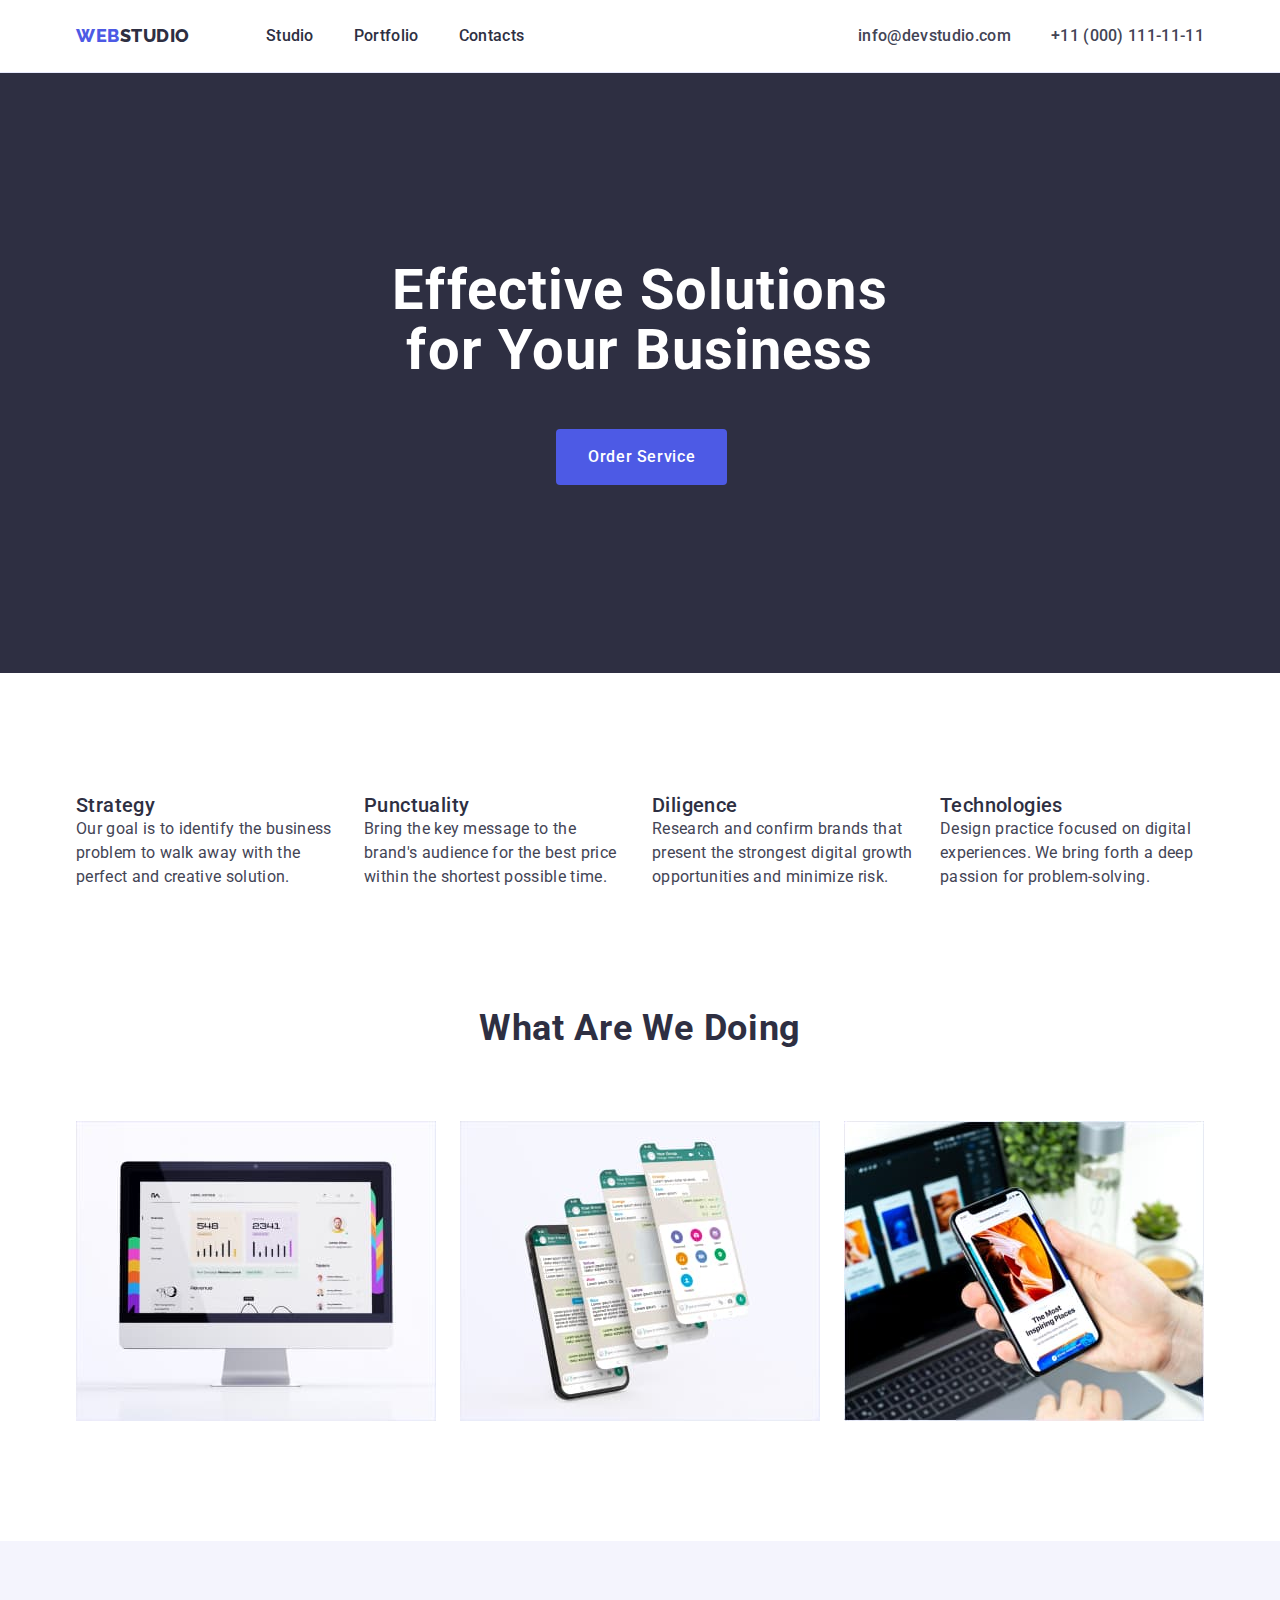
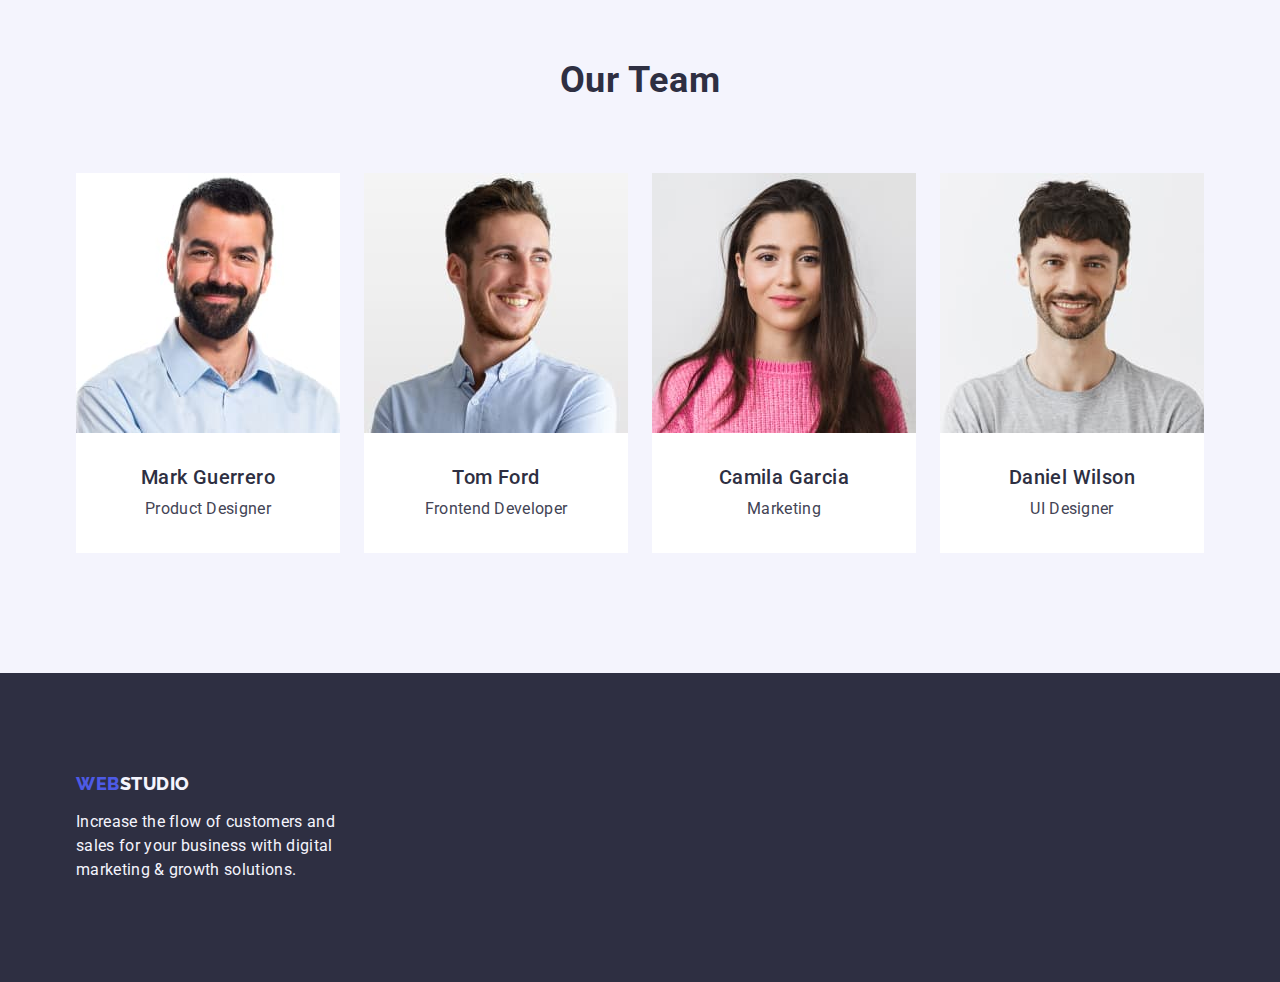
<file: index.html>
<!DOCTYPE html>
<html lang="en">
  <head>
    <meta charset="UTF-8" />
    <meta http-equiv="X-UA-Compatible" content="IE=edge" />
    <meta name="viewport" content="width=device-width, initial-scale=1.0" />
    <title>Web Studio</title>
    <!-- Normalize -->
    <link
      rel="stylesheet"
      href="https://cdn.jsdelivr.net/npm/modern-normalize@2.0.0/modern-normalize.min.css"
    />
    <!-- Custom styles -->
    <link rel="preconnect" href="https://fonts.googleapis.com" />
    <link rel="preconnect" href="https://fonts.gstatic.com" crossorigin />
    <link
      href="https://fonts.googleapis.com/css2?family=Montserrat:wght@400;700&family=Roboto:wght@400;500;700&display=swap"
      rel="stylesheet"
    />
    <link rel="preconnect" href="https://fonts.googleapis.com" />
    <link rel="preconnect" href="https://fonts.gstatic.com" crossorigin />
    <link
      href="https://fonts.googleapis.com/css2?family=Montserrat:wght@400;700&family=Raleway:wght@800&family=Roboto:ital,wght@0,100;0,400;0,500;0,700;1,100&display=swap"
      rel="stylesheet"
    />
    <link rel="stylesheet" href="./css/styles.css" />
  </head>
  <body>
    <!-- Header -->
    <header class="header">
      <div class="header-container container">
        <nav class="header-nav">
          <a class="logo link" href="./index.html" target="_self"
            >Web<span class="logo-color">Studio</span></a
          >
          <ul class="nav-list list">
            <li>
              <a class="link nav-link" href="./index.html" target="_self">Studio</a>
            </li>
            <li>
              <a class="link nav-link" href="./portfolio.html" target="_self">Portfolio</a>
            </li>
            <li>
              <a class="link nav-link" href="">Contacts</a>
            </li>
          </ul>
        </nav>
        <address>
          <ul class="contacts-list list">
            <li>
              <a class="link contacts-link" href="mailto:info@devstudio.com">info@devstudio.com</a>
            </li>
            <li>
              <a class="link contacts-link" href="tel:+110001111111">+11 (000) 111-11-11</a>
            </li>
          </ul>
        </address>
      </div>
    </header>
    <!-- Main content -->
    <main class="main">
      <!-- Hero section -->
      <section class="hero">
        <div class="hero-container container">
          <h1 class="hero-title">Effective Solutions for Your Business</h1>
          <button type="button" class="hero-button">Order Service</button>
        </div>
      </section>
      <!-- Features section -->
      <section class="features section">
        <div class="features-container container">
          <h2 hidden>Features</h2>
          <ul class="features-list list">
            <li class="features-item">
              <h3 class="features-title">Strategy</h3>
              <p class="features-text">
                Our goal is to identify the business problem to walk away with the perfect and
                creative solution.
              </p>
            </li>
            <li class="features-item">
              <h3 class="features-title">Punctuality</h3>
              <p class="features-text">
                Bring the key message to the brand's audience for the best price within the shortest
                possible time.
              </p>
            </li>
            <li class="features-item">
              <h3 class="features-title">Diligence</h3>
              <p class="features-text">
                Research and confirm brands that present the strongest digital growth opportunities
                and minimize risk.
              </p>
            </li>
            <li class="features-item">
              <h3 class="features-title">Technologies</h3>
              <p class="features-text">
                Design practice focused on digital experiences. We bring forth a deep passion for
                problem-solving.
              </p>
            </li>
          </ul>
        </div>
      </section>
      <!-- Doing section -->
      <section class="doing section">
        <div class="doing-container container">
          <h2 class="projects-title">What are we doing</h2>
          <ul class="projects-list list">
            <li class="projects-item">
              <img src="./images/page-studio/image_1.jpg" width="360" alt="webpage" />
            </li>
            <li class="projects-item">
              <img src="./images/page-studio/image_2.jpg" width="360" alt="mobile app" />
            </li>
            <li class="projects-item">
              <img src="./images/page-studio/image_3.jpg" width="360" alt="web+mobile" />
            </li>
          </ul>
        </div>
      </section>
      <!-- Team section -->
      <section class="team section">
        <div class="team-container container">
          <h2 class="team-title">Our Team</h2>
          <ul class="team-list list">
            <li class="team-cards">
              <div class="team-cards-top">
                <img src="./images/page-studio/image_4.jpg" width="264" alt="Product Designer" />
              </div>
              <div class="team-cards-bottom">
                <h3 class="team-names">Mark Guerrero</h3>
                <p class="team-text">Product Designer</p>
              </div>
            </li>
            <li class="team-cards">
              <div class="team-cards-top">
                <img src="./images/page-studio/image_5.jpg" width="264" alt="Frontend Developer" />
              </div>
              <div class="team-cards-bottom">
                <h3 class="team-names">Tom Ford</h3>
                <p class="team-text">Frontend Developer</p>
              </div>
            </li>
            <li class="team-cards">
              <div class="team-cards-top">
                <img src="./images/page-studio/image_6.jpg" width="264" alt="Marketing" />
              </div>
              <div class="team-cards-bottom">
                <h3 class="team-names">Camila Garcia</h3>
                <p class="team-text">Marketing</p>
              </div>
            </li>
            <li class="team-cards">
              <div class="team-cards-top">
                <img src="./images/page-studio/image_7.jpg" width="264" alt="UI Designer" />
              </div>
              <div class="team-cards-bottom">
                <h3 class="team-names">Daniel Wilson</h3>
                <p class="team-text">UI Designer</p>
              </div>
            </li>
          </ul>
        </div>
      </section>
    </main>
    <!-- Footer -->
    <footer class="footer">
      <div class="footer-container container">
        <a class="logo link" href="./index.html" target="_self"
          >Web<span class="footer-logo-color">Studio</span></a
        >
        <p class="footer-text">
          Increase the flow of customers and sales for your business with digital marketing & growth
          solutions.
        </p>
      </div>
    </footer>
  </body>
</html>
</file>
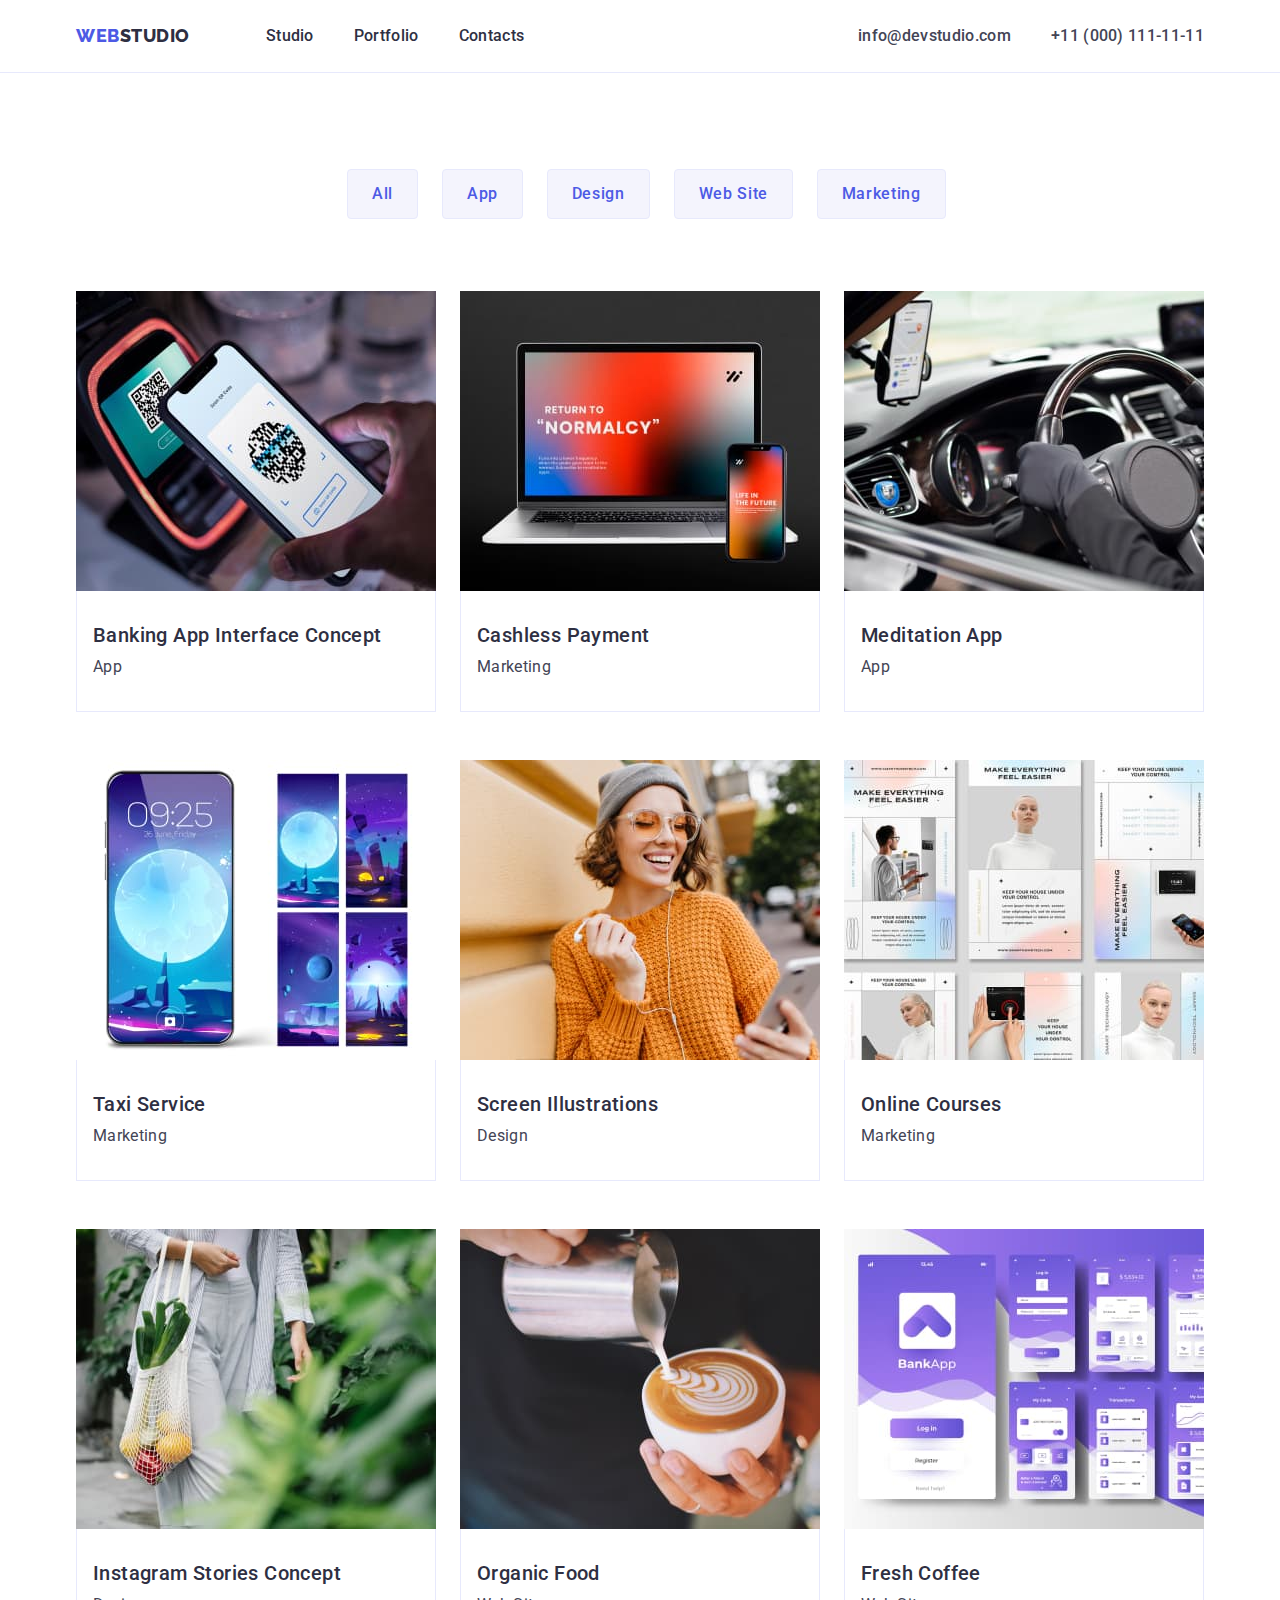
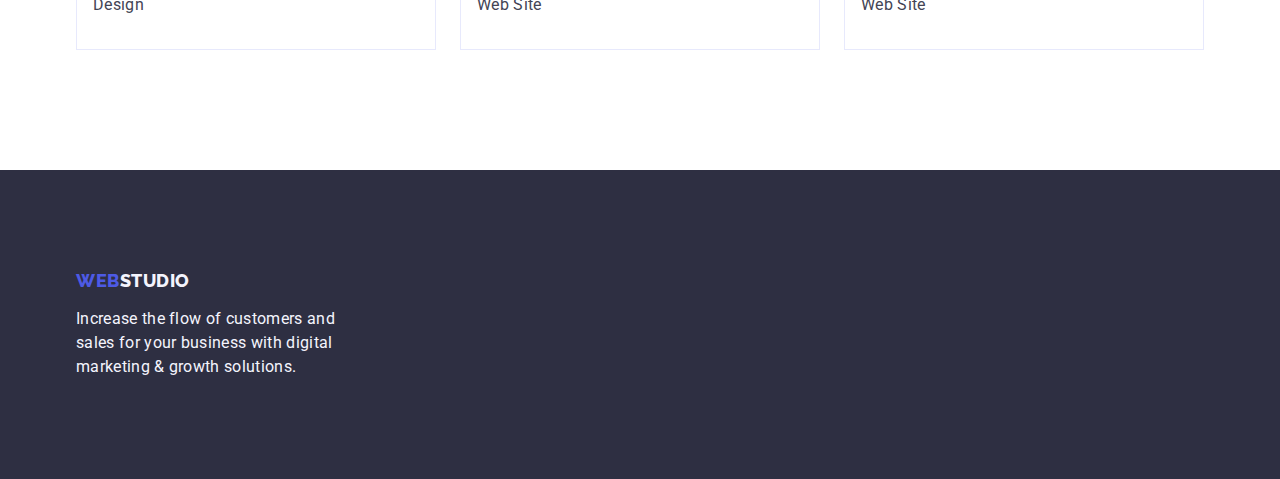
<file: portfolio.html>
<!DOCTYPE html>
<html lang="en">
  <head>
    <meta charset="UTF-8" />
    <meta http-equiv="X-UA-Compatible" content="IE=edge" />
    <meta name="viewport" content="width=device-width, initial-scale=1.0" />
    <title>Web Studio</title>
    <!-- Normalize -->
    <link
      rel="stylesheet"
      href="https://cdn.jsdelivr.net/npm/modern-normalize@2.0.0/modern-normalize.min.css"
    />
    <!-- Custom styles -->
    <link rel="preconnect" href="https://fonts.googleapis.com" />
    <link rel="preconnect" href="https://fonts.gstatic.com" crossorigin />
    <link
      href="https://fonts.googleapis.com/css2?family=Montserrat:wght@400;700&family=Roboto:wght@400;500;700&display=swap"
      rel="stylesheet"
    />
    <link rel="preconnect" href="https://fonts.googleapis.com" />
    <link rel="preconnect" href="https://fonts.gstatic.com" crossorigin />
    <link
      href="https://fonts.googleapis.com/css2?family=Montserrat:wght@400;700&family=Raleway:wght@800&family=Roboto:ital,wght@0,100;0,400;0,500;0,700;1,100&display=swap"
      rel="stylesheet"
    />
    <link rel="stylesheet" href="./css/styles.css" />
  </head>
  <body>
    <!-- Header -->
    <header class="header">
      <div class="header-container container">
        <nav class="header-nav">
          <a class="logo link" href="./index.html" target="_self"
            >Web<span class="logo-color">Studio</span></a
          >
          <ul class="nav-list list">
            <li>
              <a class="link nav-link" href="./index.html" target="_self">Studio</a>
            </li>
            <li>
              <a class="link nav-link" href="./portfolio.html" target="_self">Portfolio</a>
            </li>
            <li>
              <a class="link nav-link" href="">Contacts</a>
            </li>
          </ul>
        </nav>
        <address>
          <ul class="contacts-list list">
            <li>
              <a class="link contacts-link" href="mailto:info@devstudio.com">info@devstudio.com</a>
            </li>
            <li>
              <a class="link contacts-link" href="tel:+110001111111">+11 (000) 111-11-11</a>
            </li>
          </ul>
        </address>
      </div>
    </header>
    <!-- Main content -->
    <main class="main">
      <section class="filters section">
        <div class="filters-container container">
          <h1 hidden>Друга сторінка</h1>
          <!-- Filter buttons -->
          <ul class="filters-button-list list">
            <li>
              <button class="filters-button" type="button">All</button>
            </li>
            <li>
              <button class="filters-button" type="button">App</button>
            </li>
            <li>
              <button class="filters-button" type="button">Design</button>
            </li>
            <li>
              <button class="filters-button" type="button">Web Site</button>
            </li>
            <li>
              <button class="filters-button" type="button">Marketing</button>
            </li>
          </ul>
          <ul class="examples-list list">
            <li class="examples-item">
              <a href="" class="link">
                <img
                  src="./images/page-portfolio/img_09.jpg"
                  alt="banking app
              interface"
                  width="360"
                />
                <div class="examples-content">
                  <h2 class="examples-title">Banking App Interface Concept</h2>
                  <p class="examples-text">App</p>
                </div>
              </a>
            </li>
            <li class="examples-item">
              <a href="" class="link">
                <img
                  src="./images/page-portfolio/img_10.jpg"
                  alt="Payment via
              qr-code"
                  width="360"
                />
                <div class="examples-content">
                  <h2 class="examples-title">Cashless Payment</h2>
                  <p class="examples-text">Marketing</p>
                </div>
              </a>
            </li>
            <li class="examples-item">
              <a href="" class="link">
                <img
                  src="./images/page-portfolio/img_11.jpg"
                  alt="Meditation app
              for pc and mobile phone"
                  width="360"
                />
                <div class="examples-content">
                  <h2 class="examples-title">Meditation App</h2>
                  <p class="examples-text">App</p>
                </div>
              </a>
            </li>
            <li class="examples-item">
              <a href="" class="link">
                <img
                  src="./images/page-portfolio/img_12.jpg"
                  alt="App for taxi
              driver on mobile phone"
                  width="360"
                />
                <div class="examples-content">
                  <h2 class="examples-title">Taxi Service</h2>
                  <p class="examples-text">Marketing</p>
                </div>
              </a>
            </li>
            <li class="examples-item">
              <a href="" class="link">
                <img
                  src="./images/page-portfolio/img_13.jpg"
                  alt="Moonthemed
              phone wallpapers"
                  width="360"
                />
                <div class="examples-content">
                  <h2 class="examples-title">Screen Illustrations</h2>
                  <p class="examples-text">Design</p>
                </div>
              </a>
            </li>
            <li class="examples-item">
              <a href="" class="link">
                <img
                  src="./images/page-portfolio/img_14.jpg"
                  alt="Girl listening
              to an online lecture via phone"
                  width="360"
                />
                <div class="examples-content">
                  <h2 class="examples-title">Online Courses</h2>
                  <p class="examples-text">Marketing</p>
                </div>
              </a>
            </li>
            <li class="examples-item">
              <a href="" class="link">
                <img
                  src="./images/page-portfolio/img_15.jpg"
                  alt="Designs for
              instagram posts"
                  width="360"
                />
                <div class="examples-content">
                  <h2 class="examples-title">Instagram Stories Concept</h2>
                  <p class="examples-text">Design</p>
                </div>
              </a>
            </li>
            <li class="examples-item">
              <a href="" class="link">
                <img
                  src="./images/page-portfolio/img_16.jpg"
                  alt="Woman with a
              bag of veggies"
                  width="360"
                />
                <div class="examples-content">
                  <h2 class="examples-title">Organic Food</h2>
                  <p class="examples-text">Web Site</p>
                </div>
              </a>
            </li>
            <li class="examples-item">
              <a href="" class="link">
                <img
                  src="./images/page-portfolio/img_08.jpg"
                  alt="Cappuccino with
              decorated foam"
                  width="360"
                />
                <div class="examples-content">
                  <h2 class="examples-title">Fresh Coffee</h2>
                  <p class="examples-text">Web Site</p>
                </div>
              </a>
            </li>
          </ul>
        </div>
      </section>
    </main>
    <!-- Footer -->
    <footer class="footer">
      <div class="footer-container container">
        <a class="logo link" href="./index.html" target="_self"
          >Web<span class="footer-logo-color">Studio</span></a
        >
        <p class="footer-text">
          Increase the flow of customers and sales for your business with digital marketing & growth
          solutions.
        </p>
      </div>
    </footer>
  </body>
</html>
</file>
<file: css/styles.css>
:root {
    --primary-font:'Roboto', sans-serif;
    --secondary-font: 'Raleway', sans-serif;
    --primary-white-color: #FFFFFF;
    --primary-black-color: #434455;
    --secondary-black-color: #2E2F42;
    --primary-accent-color: #4D5AE5;
    --secondary-white-color: #F4F4FD;
    --secondary-accent-color: #404BBF;
    --primary-bg-color: #FCFCFC;
    --cornflower: #E7E9FC;
}

body {
    font-family: var(--primary-font);
    font-size: 16px;
    line-height: 1.5;
    letter-spacing: 0.02em;
    color: var(--primary-black-color);
    background-color: var(--primary-white-color);
}

h1,
h2,
h3,
h4,
h5,
h6,
p {
    margin: 0;
}

ul {
    margin: 0;
    padding: 0;
}

img {
    display: block;
}

.container {
    width: 1158px;
    margin: 0 auto;
    padding-left: 15px;
    padding-right: 15px;
}

.section {
    padding-bottom: 120px;
}

button {
    font-family: inherit;
    cursor: pointer;
    display: inline-flex;
    justify-content: center;
    align-items: center;
}

/* Header styles */

.header {
    padding-top: 24px;
    padding-bottom: 24px;
    border-bottom: 1px solid var(--cornflower);
}

.header-container {
    display: flex;
    align-items: center ;
    justify-content: space-between;
}

.header-nav {
    display: flex;
    align-items: center;
}

.nav-list {
    display: flex;
    align-items: center;
    gap: 40px;
}

.nav-link {
    font-weight: 500;
    font-size: 16px;
    line-height: 1.5;
    letter-spacing: 0.02em;
    color: var(--secondary-black-color);
}

.nav-link:hover,
.nav-link:focus {
    font-size: 16px;
    line-height: 1.5;
    letter-spacing: 0.02em;
    color: var(--secondary-accent-color);
}

.contacts-list {
    display: flex;
    align-items: center;
    gap: 40px;
    font-style: normal;
}

.contacts-link {
    font-weight: 500;
    font-size: 16px;
    line-height: 1.5;
    letter-spacing: 0.02em;
    color: var(--primary-black-color);
}

.contacts-link:hover,
.contacts-link:focus {
    color: var(--secondary-accent-color);
}

.link {
    text-decoration: none;
    font-style: normal;
}

.list {
    list-style-type: none;
}

.logo {
    font-family: var(--secondary-font);
    font-weight: 800;
    font-size: 18px;
    line-height: 1.17;
    letter-spacing: 0.03em;
    text-transform: uppercase;
    color: var(--primary-accent-color);
    margin-right: 76px;
}

.logo-color {
    color: var(--secondary-black-color);
}

/* Studio main content styles */

.hero {
    padding-top: 188px;
    padding-bottom: 188px;
    background-color: var(--secondary-black-color);
}

.hero-title {
    width: 496px;
    font-weight: 700;
    font-size: 56px;
    line-height: 1.07;
    letter-spacing: 0.02em;
    text-align: center;
    color: var(--primary-white-color);

    margin-left: 316px;
    margin-bottom: 48px;
}

.hero-button {
    font-weight: 500;
    font-size: 16px;
    line-height: 1.5;
    letter-spacing: 0.04em;
    border: 0;
    border-radius: 4px;
    color: var(--primary-white-color);
    background-color: var(--primary-accent-color);

    padding: 16px 32px;
    margin-left: 480px;
}

.hero-button:hover,
.hero-button:focus {
    background-color: var(--secondary-accent-color);
}

/* Features styles */

.features {
    padding-top: 120px;
}

.features-list {
    display: flex;
    flex-wrap: wrap;
    justify-content: space-between;
    gap: 24px;
}

.features-item {
    width: calc((100% - 3 * 24px) / 4);
}

.features-title {
    font-weight: 500;
    font-size: 20px;
    line-height: 1.2;
    letter-spacing: 0.02em;
    color: var(--secondary-black-color);
}

/* Doing styles */

.projects-title {
    font-weight: 700;
    font-size: 36px;
    line-height: 1.11;
    letter-spacing: 0.02em;
    text-align: center;
    text-transform: capitalize;
    color: var(--secondary-black-color);
    margin-bottom: 72px;
}

.projects-list {
    display: flex;
    flex-wrap: wrap;
    justify-content: space-between;
    gap: 24px;
}

.projects-item {
    width: calc((100% - 2 * 24) / 3);
}

/* Team styles */

.team {
    padding-top: 120px;
    background-color: var(--secondary-white-color);
}

.team-title {
    font-weight: 700;
    font-size: 36px;
    line-height: 1.11;
    letter-spacing: 0.02em;
    text-align: center;
    text-transform: capitalize;
    color: var(--secondary-black-color);
    margin-bottom: 72px;
}

.team-list {
    display: flex;
    flex-wrap: wrap;
    justify-content: space-between;
    gap: 24px;
}

.team-cards {
    display: flex;
    flex-wrap: wrap;
    width: calc((100% - 3 * 24px) / 4);
    flex-direction: column;
    background-color: var(--primary-white-color);
}

.team-cards-bottom {
    padding-top: 32px;
    padding-bottom: 32px;
}

.team-names {
    font-weight: 500;
    font-size: 20px;
    line-height: 1.2;
    letter-spacing: 0.02em;
    text-align: center;
    color: var(--secondary-black-color);
    margin-bottom: 8px;
}

.team-text {
    font-size: 16px;
    text-align: center;
}

/* Portfolio styles */

.filters {
    padding-top: 96px;
}

.filters-button-list {
    display: inline-flex;
    align-items: flex-start;
    justify-content: space-between;
    gap: 24px;

    margin-bottom: 72px;
    margin-left: 271px;
}

.filters-button {
    font-weight: 500;
    font-size: 16px;
    line-height: 1.5;
    letter-spacing: 0.04em;
    color: var(--primary-accent-color);
    border-radius: 4px;
    background-color: var(--secondary-white-color);
    border: 1px solid #E7E9FC;

    padding: 12px 24px;
}

.filters-button:hover,
.filters-button:focus {
    color: var(--primary-white-color);
    background-color: var(--secondary-accent-color);
}

.examples-list {
    display: flex;
    flex-wrap: wrap;
    gap: 48px 24px;
}

.examples-item {
    width: calc((100% - 2 * 24px) / 3);
}

.examples-content {
    padding: 32px 16px;
    border: 1px solid var(--cornflower);
    border-top: none;
    background: var(--primary-white-color);
}

.examples-title {
    font-weight: 500;
    font-size: 20px;
    line-height: 1.2;
    letter-spacing: 0.02em;
    color: var(--secondary-black-color);
    margin-bottom: 8px;
}

.examples-text {
    font-size: 16px;
    line-height: 1.5;
    letter-spacing: 0.02em;
    color: var(--primary-black-color);
}

/* Footer styles */

.footer {
    padding-top: 100px;
    padding-bottom: 100px;
    color: var(--secondary-accent-color);
    background-color: var(--secondary-black-color);
}

.footer-container {
    display: flex;
    flex-direction: column;
    justify-content: center;
    gap: 16px;
    
}

.footer-logo-color {
    color: var(--secondary-white-color);
}

.footer-text {
    width: 264px;
    color: var(--secondary-white-color);
    font-size: 16px;
    line-height: 1.5;
    letter-spacing: 0.02em;
}
</file>
